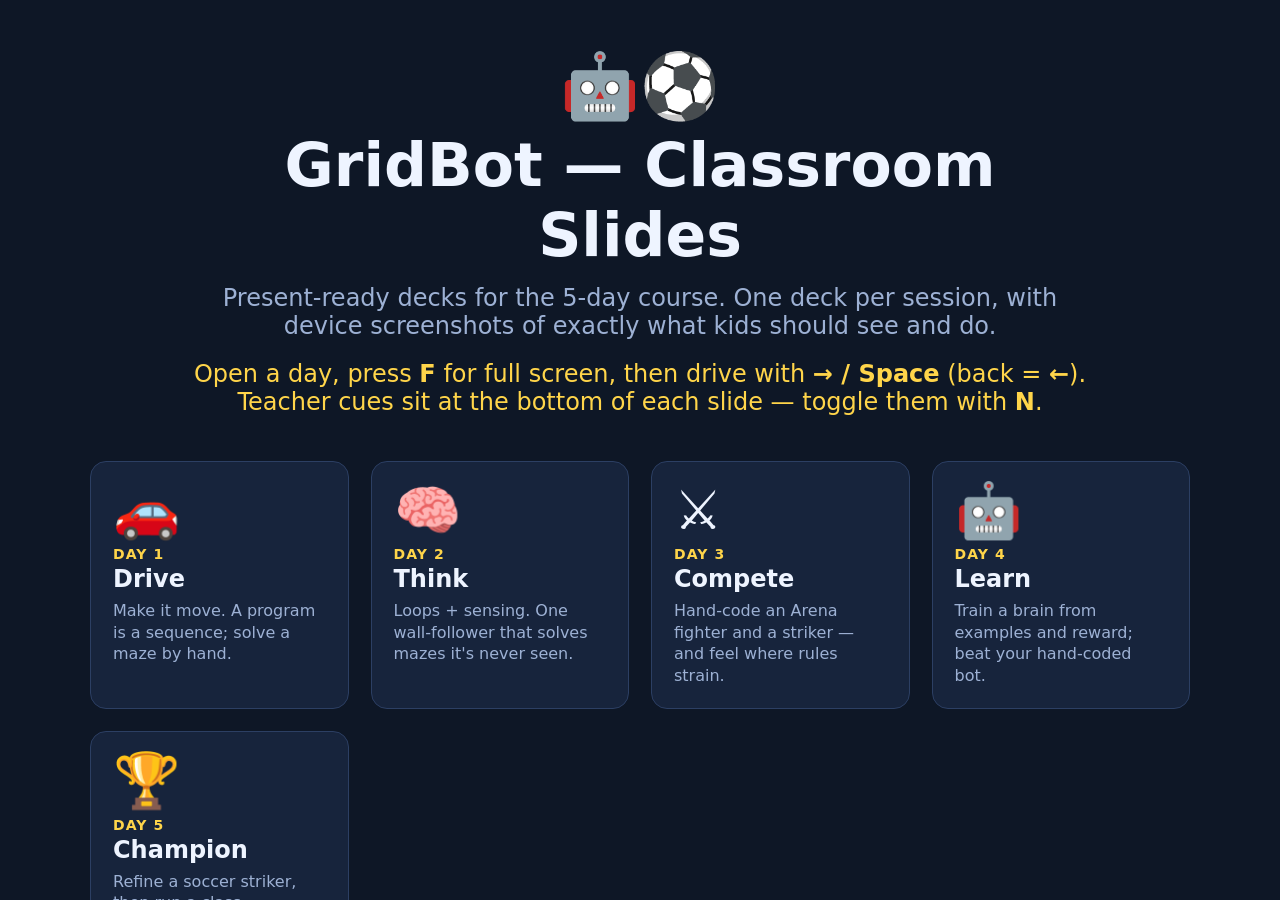
<file: docs/slides/index.html>
<!doctype html>
<html lang="en">
<head>
<meta charset="utf-8">
<meta name="viewport" content="width=device-width, initial-scale=1">
<title>GridBot — Classroom Slides</title>
<link rel="stylesheet" href="slides.css">
</head>
<body>
<div class="wrap">
  <div style="text-align:center;max-width:900px">
    <div style="font-size:64px;line-height:1">🤖⚽</div>
    <h1 style="font-size:clamp(30px,5vw,60px);margin:.2em 0 0;font-weight:900">GridBot — Classroom Slides</h1>
    <p class="sub" style="margin:.6em 0 0">Present-ready decks for the 5-day course. One deck per session,
      with device screenshots of exactly what kids should see and do.</p>
    <p class="sub" style="color:var(--accent);margin:.8em 0 0">
      Open a day, press <b>F</b> for full screen, then drive with <b>→ / Space</b> (back = <b>←</b>).
      Teacher cues sit at the bottom of each slide — toggle them with <b>N</b>.</p>
  </div>

  <div class="grid" style="margin-top:5vh">
    <a class="card" href="day1.html"><div class="e">🚗</div><div class="d">Day 1</div>
      <div class="ti">Drive</div><div class="ds">Make it move. A program is a sequence; solve a maze by hand.</div></a>
    <a class="card" href="day2.html"><div class="e">🧠</div><div class="d">Day 2</div>
      <div class="ti">Think</div><div class="ds">Loops + sensing. One wall-follower that solves mazes it's never seen.</div></a>
    <a class="card" href="day3.html"><div class="e">⚔️</div><div class="d">Day 3</div>
      <div class="ti">Compete</div><div class="ds">Hand-code an Arena fighter and a striker — and feel where rules strain.</div></a>
    <a class="card" href="day4.html"><div class="e">🤖</div><div class="d">Day 4</div>
      <div class="ti">Learn</div><div class="ds">Train a brain from examples and reward; beat your hand-coded bot.</div></a>
    <a class="card" href="day5.html"><div class="e">🏆</div><div class="d">Day 5</div>
      <div class="ti">Champion</div><div class="ds">Refine a soccer striker, then run a class tournament.</div></a>
  </div>

  <p class="sub" style="margin-top:5vh;text-align:center">
    Companion docs: <a class="home" style="position:static" href="../COURSE.md">The Complete Course</a> ·
    <a class="home" style="position:static" href="../CURRICULUM.md">5-Day Curriculum</a> ·
    <a class="home" style="position:static" href="../HANDBOOK.md">Handbook</a> ·
    <a class="home" style="position:static" href="../HAND-CODING-GUIDE.md">Hand-Coding Guide</a> ·
    <a class="home" style="position:static" href="../AI-CODING-GUIDE.md">AI Coding Guide</a>
  </p>
</div>
</body>
</html>
</file>
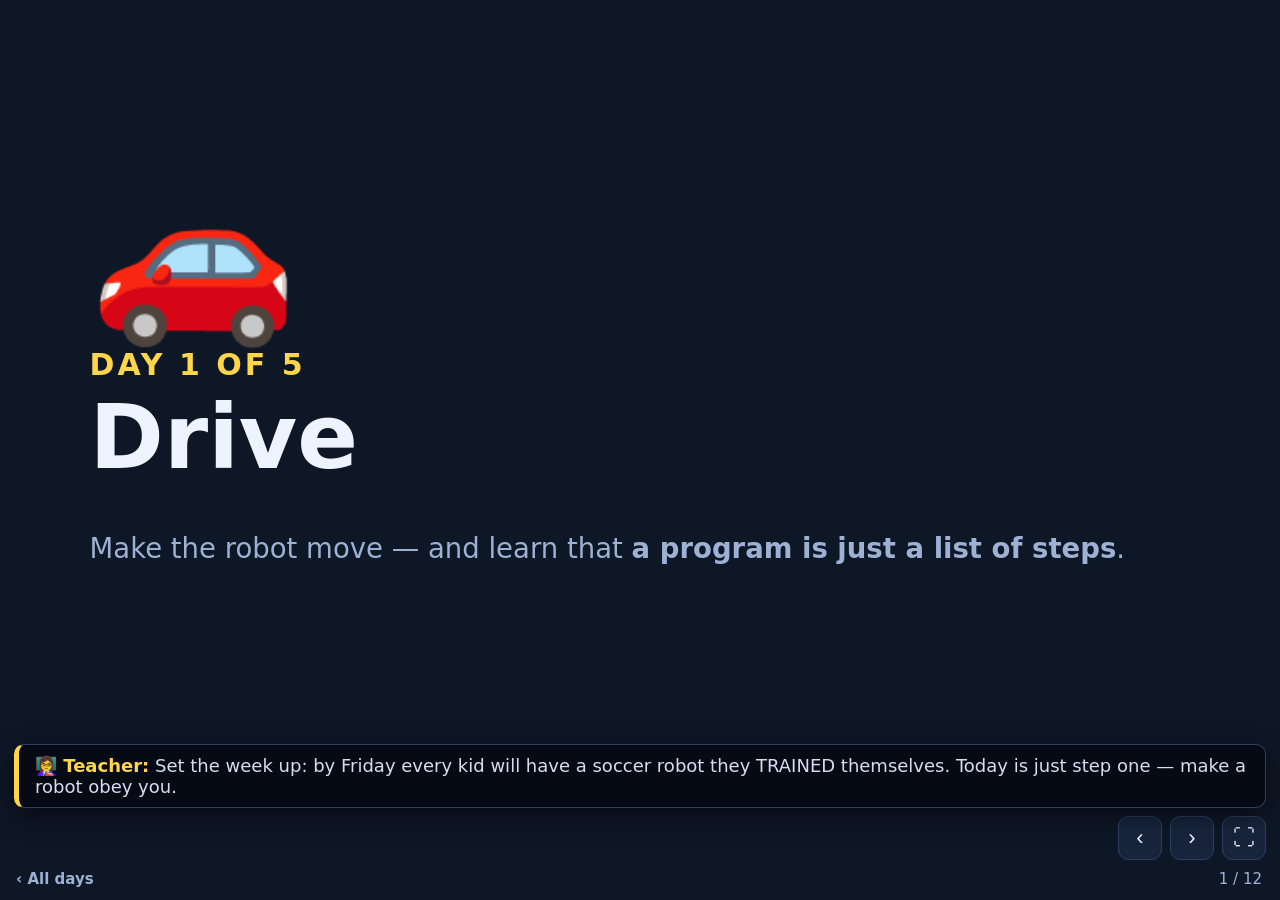
<file: docs/slides/day1.html>
<!doctype html>
<html lang="en">
<head>
<meta charset="utf-8">
<meta name="viewport" content="width=device-width, initial-scale=1">
<title>GridBot · Day 1 — Drive</title>
<link rel="stylesheet" href="slides.css">
</head>
<body>
<div id="prog"></div>
<div id="deck">

  <section class="slide title" data-note="Set the week up: by Friday every kid will have a soccer robot they TRAINED themselves. Today is just step one — make a robot obey you.">
    <div class="emoji">🚗</div>
    <div class="day">Day 1 of 5</div>
    <h1>Drive</h1>
    <p class="sub">Make the robot move — and learn that <b>a program is just a list of steps</b>.</p>
  </section>

  <section class="slide" data-note="Read these three out loud. Keep it concrete — today is hands-on-the-robot, not theory.">
    <p class="kicker">Today you will</p>
    <h2>Three missions</h2>
    <ul>
      <li>🎮 <b>Make a player</b> — your robot, your name.</li>
      <li>📝 <b>Write your first program</b> — forward, turn, forward.</li>
      <li>🧩 <b>Solve a maze by hand</b> — and learn to fix a mistake.</li>
    </ul>
    <p class="sub">Everything is on the little screen. No internet, no typing — you just drag blocks.</p>
  </section>

  <section class="slide" data-note="Each kid taps New Player so their stars and progress save. Profiles are local to the device; up to 6 per device.">
    <div class="cols">
      <div class="t">
        <p class="kicker">Step 1</p>
        <h2>Make a player</h2>
        <p>Tap <span class="pill go">New Player</span>, pick an avatar and a name. This saves <b>your</b> stars and levels.</p>
      </div>
      <div class="v"><figure class="shot"><img src="../img/profile-create.png" alt="Create a player"><figcaption>Home → New Player</figcaption></figure></div>
    </div>
  </section>

  <section class="slide" data-note="Optional but a great hook: drawing your own robot makes it THEIRS. Home → Customize → draw your bot opens the 16x16 pixel editor. It comes back on Day 5 in the tournament. Keep it short — a couple minutes.">
    <div class="cols">
      <div class="t">
        <p class="kicker">Make it yours 🎨</p>
        <h2>Draw your own robot</h2>
        <p><b>Home → Customize → draw your bot</b> opens the pixel editor — colour in your own 16×16 robot.</p>
        <p class="sub">Now it's <b>your</b> robot. (You'll field it in the Day 5 tournament!)</p>
      </div>
      <div class="v"><figure class="shot"><img src="../img/pixel-editor.png" alt="Pixel editor"><figcaption>Customize → draw your bot</figcaption></figure></div>
    </div>
  </section>

  <section class="slide" data-note="Go Learn → CodeLab → '1 · Move'. The lesson is a guaranteed win — let them tap Run and see the robot obey before the campaign.">
    <div class="cols">
      <div class="t">
        <p class="kicker">Step 2</p>
        <h2>Open the code lab</h2>
        <p><b>Home → Learn → CodeLab → “1 · Move.”</b></p>
        <p>You get two blocks today: <span class="pill blue">forward</span> <span class="pill blue">turn</span></p>
      </div>
      <div class="v"><figure class="shot"><img src="../img/codelab-lesson.png" alt="CodeLab Move lesson"><figcaption>CodeLab · “1 · Move”</figcaption></figure></div>
    </div>
  </section>

  <section class="slide" data-note="THE big idea of Day 1. Steps run top-to-bottom, in order. Point at each block as the robot does it.">
    <div class="cols top">
      <div class="t">
        <p class="kicker">The big idea</p>
        <h2>A program is a <span style="color:var(--accent)">sequence</span></h2>
        <p>The robot does your blocks <b>one at a time, from top to bottom</b>.</p>
        <div class="code">forward
forward
<span class="k">turn</span> right
forward</div>
      </div>
      <div class="v"><figure class="shot"><img src="../img/code-program.png" alt="A block program"><figcaption>Your program, in blocks</figcaption></figure></div>
    </div>
  </section>

  <section class="slide" data-note="Tap Run together and cheer the win. The robot following your exact steps is the magic moment of Day 1.">
    <div class="cols">
      <div class="t">
        <p class="kicker">Step 3</p>
        <h2>Tap <span style="color:var(--go)">Run</span> ▶</h2>
        <p>Watch the robot follow your steps to the battery. <b>You</b> told it how to get there!</p>
      </div>
      <div class="v"><figure class="shot"><img src="../img/win.png" alt="Level complete"><figcaption>You reached the goal 🔋</figcaption></figure></div>
    </div>
  </section>

  <section class="slide" data-note="This is the real skill: don't rewrite everything — read where it went wrong, change ONE block, run again. Model it out loud.">
    <div class="cols">
      <div class="t">
        <p class="kicker">Play levels 1–9</p>
        <h2>When it fails, fix <span style="color:var(--accent)">one</span> thing</h2>
        <ul>
          <li>👀 <b>Read</b> where it went wrong.</li>
          <li>🤔 <b>Guess</b> which block is the problem.</li>
          <li>🔧 <b>Change one block</b> and Run again.</li>
        </ul>
      </div>
      <div class="v"><figure class="shot"><img src="../img/fail.png" alt="A failed run"><figcaption>A miss is just data 🙂</figcaption></figure></div>
    </div>
  </section>

  <section class="slide" data-note="Jump unlocks at Level 6 with its own easy intro level. It's a command for a special situation — using it at the wrong time is itself a bug.">
    <div class="cols top">
      <div class="t">
        <p class="kicker">New power · Level 6</p>
        <h2>Jump 🦘</h2>
        <p>A <b>pit</b> blocks the way. <span class="pill pur">jump</span> hops <b>two tiles</b> and clears it.</p>
        <div class="code"><span class="k">if</span> pit { <span class="k">jump</span> }
forward</div>
        <p class="sub">A special command for a special situation.</p>
      </div>
      <div class="v"><figure class="shot"><img src="../img/maze-view.png" alt="Maze with a pit"><figcaption>Mind the pit!</figcaption></figure></div>
    </div>
  </section>

  <section class="slide" data-note="Have them physically act it out: two kids, 'forward then turn' vs 'turn then forward' — they end up facing different ways. Order is the whole lesson.">
    <p class="kicker">Why programmers are careful</p>
    <h2>Order matters</h2>
    <div class="cols">
      <div class="t"><div class="code">forward
<span class="k">turn</span> right</div><p class="sub">…ends up <b>here</b>.</p></div>
      <div class="t"><div class="code"><span class="k">turn</span> right
forward</div><p class="sub">…ends up <b>somewhere else!</b></p></div>
    </div>
    <p class="callout">Same two blocks — <b>different order, different robot.</b></p>
  </section>

  <section class="slide" data-note="Stars reward a cleaner solution, not just any solution. Coming back to win with fewer blocks is early code-golf — and great computational thinking.">
    <div class="cols">
      <div class="t">
        <p class="kicker">Going for gold</p>
        <h2>Beat it again — with fewer blocks ⭐⭐⭐</h2>
        <p>Won a level? Try to win it again using <b>fewer blocks</b> for 3 stars. Shorter is smarter.</p>
      </div>
      <div class="v"><figure class="shot"><img src="../img/badges.png" alt="Badges and stars"><figcaption>Earn stars and badges</figcaption></figure></div>
    </div>
  </section>

  <section class="slide" data-note="Checkpoint: can the kid plan a turn-by-turn path AND fix a wrong turn by changing one block? That read→change→test habit is what the whole course is built on.">
    <p class="kicker">You did it 🎉</p>
    <h2>Day 1 checkpoint</h2>
    <ul class="check">
      <li>I made a player and wrote a program.</li>
      <li>I planned a path through a maze.</li>
      <li>I fixed a wrong turn by changing <b>one</b> block.</li>
    </ul>
    <p class="callout">Next time → <b>🧠 Day 2: Think.</b> One program that solves mazes it has <b>never seen</b>.</p>
  </section>

</div>

<a class="home" href="index.html">‹ All days</a>
<div id="counter"></div>
<div class="ctrls">
  <button id="prev" aria-label="Previous">‹</button>
  <button id="next" aria-label="Next">›</button>
  <button id="fs" aria-label="Full screen">⛶</button>
</div>
<div id="note"></div>
<script src="slides.js"></script>
</body>
</html>
</file>
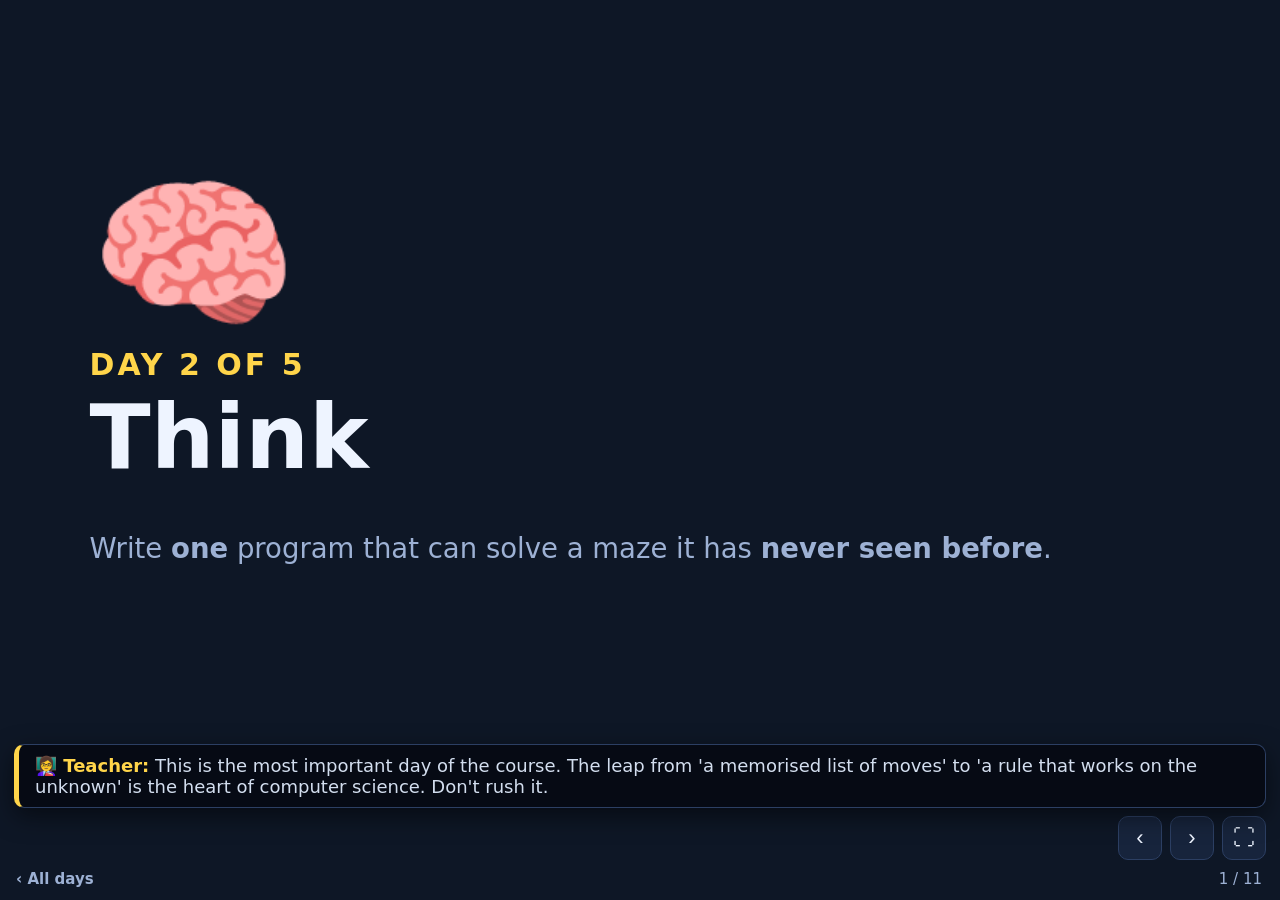
<file: docs/slides/day2.html>
<!doctype html>
<html lang="en">
<head>
<meta charset="utf-8">
<meta name="viewport" content="width=device-width, initial-scale=1">
<title>GridBot · Day 2 — Think</title>
<link rel="stylesheet" href="slides.css">
</head>
<body>
<div id="prog"></div>
<div id="deck">

  <section class="slide title" data-note="This is the most important day of the course. The leap from 'a memorised list of moves' to 'a rule that works on the unknown' is the heart of computer science. Don't rush it.">
    <div class="emoji">🧠</div>
    <div class="day">Day 2 of 5</div>
    <h1>Think</h1>
    <p class="sub">Write <b>one</b> program that can solve a maze it has <b>never seen before</b>.</p>
  </section>

  <section class="slide" data-note="Two new tools today — loops and sensing — combine into the magic: an algorithm.">
    <p class="kicker">Today you will</p>
    <h2>Level up your brain</h2>
    <ul>
      <li>🔁 <b>Loops</b> — do steps again and again without copy-paste.</li>
      <li>👀 <b>Sensing</b> — the robot reacts to what it sees.</li>
      <li>✨ Build a <b>wall-follower</b> that solves <b>any</b> maze.</li>
    </ul>
  </section>

  <section class="slide" data-note="Loops unlock at Level 10. Ask 'how many forwards is this without the loop?' The win is efficiency AND readability, not just less typing.">
    <div class="cols top">
      <div class="t">
        <p class="kicker">New power · Level 10</p>
        <h2>Repeat 🔁</h2>
        <p>Instead of five blocks…</p>
        <div class="code">forward
forward
forward
forward
forward</div>
        <p>…use <b>one</b> loop:</p>
        <div class="code"><span class="k">repeat</span> 5 { forward }</div>
      </div>
      <div class="v"><figure class="shot"><img src="../img/codelab-lesson.png" alt="Repeat lesson"><figcaption>CodeLab · “3 · Repeat”</figcaption></figure></div>
    </div>
  </section>

  <section class="slide" data-note="Sensing unlocks at Level 15 — and opens the Arena (Day 3). 'if' reacts once; 'until' keeps going until true. Tap the keyword chip to switch.">
    <p class="kicker">New power · Level 15</p>
    <h2>Sense — the robot <span style="color:var(--accent)">reacts</span></h2>
    <div class="cols">
      <div class="t">
        <p>Now the robot can make a decision from what it senses:</p>
        <p><span class="pill">if wall</span> <span class="pill">if pit</span> <span class="pill">until goal</span></p>
        <p class="sub"><b>if</b> = react once. <b>until</b> = keep going until it's true.</p>
      </div>
      <div class="v"><figure class="shot sm"><img src="../img/code-view.png" alt="Sensing blocks"><figcaption>if / until blocks</figcaption></figure></div>
    </div>
  </section>

  <section class="slide" data-note="The trick every maze-solver knows: keep one hand on a wall and walk — you always find the exit. Always turn the SAME way.">
    <div class="cols top">
      <div class="t">
        <p class="kicker">Build this</p>
        <h2>The wall-follower</h2>
        <div class="code"><span class="k">repeat until</span> goal {
    <span class="k">if</span> wall { <span class="k">turn</span> left }
    forward
}</div>
        <p class="sub">“If there's a wall ahead, turn the same way; otherwise step forward.”</p>
      </div>
      <div class="v"><figure class="shot"><img src="../img/hc-maze-2.png" alt="Wall-follower in the editor"><figcaption>In the real editor</figcaption></figure></div>
    </div>
  </section>

  <section class="slide" data-note="THE aha moment. Run the SAME program on three different mazes without changing a block. It solves all three. Let the kids be amazed before you explain why.">
    <div class="cols">
      <div class="t">
        <p class="kicker">The magic ✨</p>
        <h2>Same program. Mazes it's never seen.</h2>
        <p>Don't change a single block — run it on a <b>brand-new maze</b>. It still solves it!</p>
        <p class="callout">Why? Because it's a <b>rule</b>, not a memorised path.</p>
      </div>
      <div class="v"><figure class="shot"><img src="../img/multi-maze.png" alt="One program, many mazes"><figcaption>One rule → many mazes</figcaption></figure></div>
    </div>
  </section>

  <section class="slide" data-note="Add one rule and it becomes a complete general maze robot in 3 rules. The program is now taller than the pane — show them the scrollbar.">
    <div class="cols top">
      <div class="t">
        <p class="kicker">Add one rule</p>
        <h2>Handle pits too</h2>
        <div class="code"><span class="k">repeat until</span> goal {
    <span class="k">if</span> wall { <span class="k">turn</span> left }
    <span class="k">if</span> pit  { <span class="k">jump</span> }
    forward
}</div>
        <p class="sub">A complete, general maze robot in <b>3 rules</b>.</p>
      </div>
      <div class="v"><figure class="shots">
        <figure class="shot sm"><img src="../img/hc-maze-3-1.png" alt="top"><figcaption>top</figcaption></figure>
        <figure class="shot sm"><img src="../img/hc-maze-3-2.png" alt="scrolled"><figcaption>scroll ↓</figcaption></figure>
      </figure></div>
    </div>
  </section>

  <section class="slide" data-note="The receipts — measured on the real engine. The 3-rule RULE solves 8x more unseen mazes than a brain that memorised one maze. This is the #1 thing to feel before doing AI.">
    <p class="kicker">We measured it — 16 mazes it had never seen</p>
    <h2>A rule beats a memoriser</h2>
    <table>
      <tr><th>Robot</th><th>Solved (unseen mazes)</th></tr>
      <tr><td>Wall-follower <b>+ jump</b> (3 rules)</td><td><b style="color:var(--go)">8 / 16</b></td></tr>
      <tr><td>Plain wall-follower (no pit rule)</td><td>5 / 16</td></tr>
      <tr><td>A brain trained on <b>one</b> maze</td><td><b style="color:var(--bad)">1 / 16</b></td></tr>
    </table>
    <p class="sub">The brain <b>memorised</b> its one maze and gets lost everywhere else. <i>(We'll fix that on Day 4 — train it on lots of mazes.)</i></p>
  </section>

  <section class="slide" data-note="Functions unlock at Level 20 — abstraction. Name a group of steps, reuse it; the program gets shorter AND clearer. Light touch is fine today.">
    <div class="cols">
      <div class="t">
        <p class="kicker">New power · Level 20</p>
        <h2>Functions — name &amp; reuse</h2>
        <p>Bundle steps under a name and call it whenever you need it. Your program gets <b>shorter and clearer</b>.</p>
      </div>
      <div class="v"><figure class="shot sm"><img src="../img/codelab.png" alt="CodeLab menu"><figcaption>CodeLab · “5 · Functions”</figcaption></figure></div>
    </div>
  </section>

  <section class="slide" data-note="The exit-ticket question. If they can explain WHY the wall-follower generalises, they got the most important idea in the course.">
    <p class="kicker">Big question 💭</p>
    <h2>“Could this program solve a maze you've <span style="color:var(--accent)">never opened</span>? Why?”</h2>
    <p class="sub">Say it back in your own words. That “why” is the whole idea of an <b>algorithm</b>.</p>
  </section>

  <section class="slide" data-note="Checkpoint: the kid can explain why the wall-follower generalises. This is the curriculum's hinge — if they get this, the rest clicks.">
    <p class="kicker">You did it 🎉</p>
    <h2>Day 2 checkpoint</h2>
    <ul class="check">
      <li>I replaced copy-paste with a loop.</li>
      <li>I built a wall-follower with sensing.</li>
      <li>I can explain <b>why</b> it solves mazes it's never seen.</li>
    </ul>
    <p class="callout">Next time → <b>⚔️ Day 3: Compete.</b> Hand-code a fighter and a striker in the Arena.</p>
  </section>

</div>

<a class="home" href="index.html">‹ All days</a>
<div id="counter"></div>
<div class="ctrls">
  <button id="prev" aria-label="Previous">‹</button>
  <button id="next" aria-label="Next">›</button>
  <button id="fs" aria-label="Full screen">⛶</button>
</div>
<div id="note"></div>
<script src="slides.js"></script>
</body>
</html>
</file>
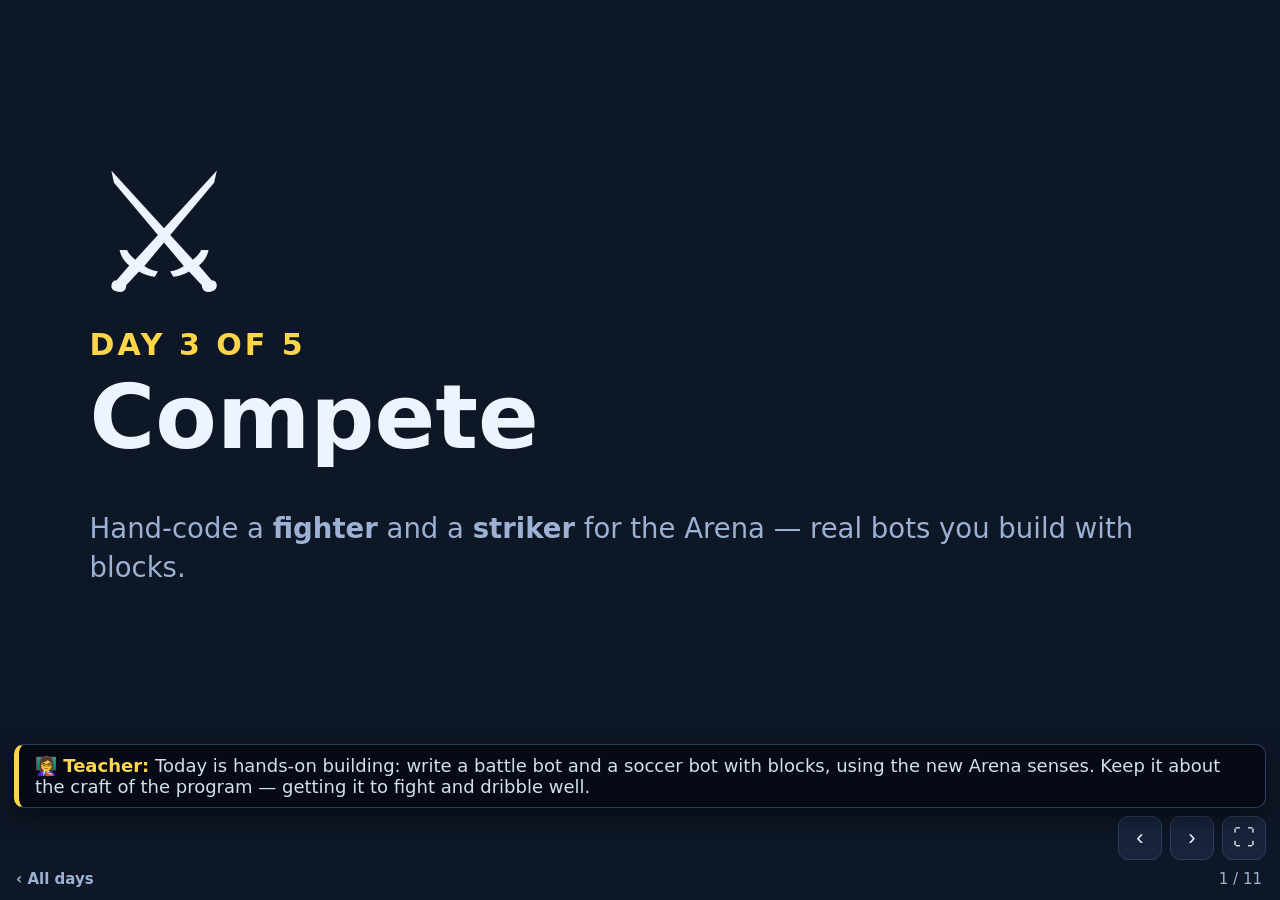
<file: docs/slides/day3.html>
<!doctype html>
<html lang="en">
<head>
<meta charset="utf-8">
<meta name="viewport" content="width=device-width, initial-scale=1">
<title>GridBot · Day 3 — Compete</title>
<link rel="stylesheet" href="slides.css">
</head>
<body>
<div id="prog"></div>
<div id="deck">

  <section class="slide title" data-note="Today is hands-on building: write a battle bot and a soccer bot with blocks, using the new Arena senses. Keep it about the craft of the program — getting it to fight and dribble well.">
    <div class="emoji">⚔️</div>
    <div class="day">Day 3 of 5</div>
    <h1>Compete</h1>
    <p class="sub">Hand-code a <b>fighter</b> and a <b>striker</b> for the Arena — real bots you build with blocks.</p>
  </section>

  <section class="slide" data-note="The Arena unlocked at Level 15. Three games; today we build for Battle and Soccer.">
    <div class="cols">
      <div class="t">
        <p class="kicker">Today you will</p>
        <h2>Build two Arena bots</h2>
        <ul>
          <li>🤖 Hand-code a <b>battle</b> bot and beat the computer.</li>
          <li>⚽ Hand-code a <b>soccer</b> bot that dribbles and scores.</li>
          <li>🏆 Make <b>yours</b> smarter than a friend's to win.</li>
        </ul>
      </div>
      <div class="v"><figure class="shot"><img src="../img/arena-menu.png" alt="Arena menu"><figcaption>Home → Arena</figcaption></figure></div>
    </div>
  </section>

  <section class="slide" data-note="New senses for the Arena games. Note the gap: the Maze has NO 'goal is that way' sense — only 'am I on it'. That gap is why soccer is so much harder to hand-code.">
    <p class="kicker">New senses</p>
    <h2>The robot can feel more now</h2>
    <p><span class="pill bad">foe ^</span> <span class="pill bad">foe &lt;</span> <span class="pill bad">foe &gt;</span> <span class="pill bad">foe near</span> — the rival</p>
    <p><span class="pill go">ball ^</span> <span class="pill go">ball &lt;</span> <span class="pill go">ball &gt;</span> — the ball (soccer)</p>
    <p><span class="pill blue">net &lt;</span> <span class="pill blue">net &gt;</span> — the goal you shoot at (soccer)</p>
    <p class="sub">Join two senses with <b>&amp;</b> (and) or <b>|</b> (or).</p>
  </section>

  <section class="slide" data-note="A great fighter is a PRIORITY LIST. The editor checks ifs top-to-bottom and does the first true one. Order = priority. Read it as one sentence.">
    <div class="cols top">
      <div class="t">
        <p class="kicker">Battle (Sumo)</p>
        <h2>Build the hunter 🤖</h2>
        <div class="code"><span class="k">repeat until</span> goal {
  <span class="k">if</span> foe ^ { zap }
  <span class="k">if</span> pit  { <span class="k">turn</span> right }
  <span class="k">if</span> foe &gt; { <span class="k">turn</span> right }
  <span class="k">if</span> foe &lt; { <span class="k">turn</span> left }
  <span class="k">if</span> wall { <span class="k">turn</span> right }
  forward
}</div>
      </div>
      <div class="v"><figure class="shots">
        <figure class="shot sm"><img src="../img/hc-battle-1.png" alt="top"><figcaption>top</figcaption></figure>
        <figure class="shot sm"><img src="../img/hc-battle-2.png" alt="middle"><figcaption>middle ↓</figcaption></figure>
      </figure></div>
    </div>
  </section>

  <section class="slide" data-note="Key mechanic to teach: a zap only shoves a foe in the tile DIRECTLY ahead. So facing the foe (the foe-left/foe-right turn rules) is what makes the zap land. 'foe near' alone wouldn't help a zap connect.">
    <div class="cols">
      <div class="t">
        <p class="kicker">Battle · try it</p>
        <h2>Beat the computer 🏆</h2>
        <p>Fight <b>vs Computer</b> and win — your hunter turns to face the rival, then shoves it toward the edge.</p>
        <p class="callout">A <b>zap only hits the foe in the tile right in front of you</b> — so the <b>turn-to-face</b> rules are what make it land. Lining up the shot is the whole skill.</p>
      </div>
      <div class="v"><figure class="shot"><img src="../img/battle.gif" alt="Battle"><figcaption>turn to face, then zap</figcaption></figure></div>
    </div>
  </section>

  <section class="slide" data-note="Order is the lesson. Have a kid move 'forward' to the top of the list and watch the bot charge before it aims — it gets much worse. Then put it back.">
    <div class="cols">
      <div class="t">
        <p class="kicker">Battle · the big lesson</p>
        <h2>Order = priority</h2>
        <p>The editor does the <b>first rule that's true</b>, top to bottom.</p>
        <p>Move <span class="pill">forward</span> to the <b>top</b> of your list → it charges before it aims, and turns dumb. Put it back. <b>Why did the order change the whole bot?</b></p>
      </div>
      <div class="v"><figure class="shot sm"><img src="../img/hc-battle-3.png" alt="hunter bottom"><figcaption>…forward goes last</figcaption></figure></div>
    </div>
  </section>

  <section class="slide" data-note="Soccer is the hard one to build. You must get BEHIND the ball (far side from the net) so a shove sends it toward the opponent's goal. You can't own-goal -- a wrong-way shove auto-turns you around -- but you still must get behind it to score. Use the net sense to circle behind.">
    <div class="cols top">
      <div class="t">
        <p class="kicker">Soccer</p>
        <h2>Build the dribbler ⚽</h2>
        <div class="code"><span class="k">repeat until</span> goal {
  <span class="k">if</span> ball ^ {
    <span class="k">if</span> net &lt; { <span class="k">turn</span> right }
    <span class="k">if</span> net &gt; { <span class="k">turn</span> left }
  }
  <span class="k">if</span> ball &lt; { <span class="k">turn</span> left }
  <span class="k">if</span> ball &gt; { <span class="k">turn</span> right }
  forward
}</div>
      </div>
      <div class="v"><figure class="shots">
        <figure class="shot sm"><img src="../img/hc-soccer-2-1.png" alt="top"><figcaption>top</figcaption></figure>
        <figure class="shot sm"><img src="../img/hc-soccer-2-2.png" alt="scrolled"><figcaption>scroll ↓</figcaption></figure>
      </figure></div>
    </div>
  </section>

  <section class="slide" data-note="The zap-swap: you and the ball trade places AND you spin 180, so the ball lands directly in front of you pointing back the way you came. One forward then drives it the other direction -- turn the ball around and take it.">
    <div class="cols">
      <div class="t">
        <p class="kicker">⚽ Pro move</p>
        <h2>The <span style="color:var(--accent)">zap</span>-swap</h2>
        <p>Heading the <b>wrong way</b> with the ball? Face it and <b>zap</b> — you and the ball <b>trade places and you spin 180°</b>, so it's right in front of you again. One <b>forward</b> drives it back the other way.</p>
        <p class="sub">Two moves instead of slowly circling around.</p>
      </div>
      <div class="v"><figure class="shot"><img src="../img/zappy.gif" alt="Zap-swap"><figcaption>zap → trade places &amp; turn</figcaption></figure></div>
    </div>
  </section>

  <section class="slide" data-note="The honest 'this is the hard one' beat — kept about the CRAFT, not AI. Soccer is tricky because you must get behind the ball to score; a stray push just turns you around (you can't own-goal) but it wastes time. No AI here; that's Day 4.">
    <div class="cols">
      <div class="t">
        <p class="kicker">Soccer</p>
        <h2>The tricky one ⚽</h2>
        <p>Your dribbler <b>plays</b> — but scoring cleanly is hard. You have to get <b>behind</b> the ball <i>every time</i> to send it at <b>their</b> net (a wrong-way push just turns you around — no own-goals — but wastes time).</p>
        <p class="sub">Getting that exactly right is a real puzzle — keep tuning your rules.</p>
      </div>
      <div class="v"><figure class="shot"><img src="../img/soccer.gif" alt="Soccer"><figcaption>get behind it, then push</figcaption></figure></div>
    </div>
  </section>

  <section class="slide" data-note="Multiplayer tie-in: two identical bots DRAW. The way to win a class match is to make yours a little smarter. Note the Battle tweak is about LINING UP the zap (turn rules / order), since a zap only hits the tile dead-ahead.">
    <p class="kicker">Your turn — break the tie</p>
    <h2>Make <span style="color:var(--accent)">your</span> bot smarter</h2>
    <ul>
      <li>🧩 Maze: swap <span class="pill">turn left</span> → <span class="pill">turn right</span> and race them — one hand is often the shorter way out.</li>
      <li>🤖 Battle: your zap only hits the tile <b>dead-ahead</b> — so experiment with the <b>turn rules &amp; their order</b> to face the foe faster.</li>
      <li>⚽ Soccer: find <b>one</b> change that beats a mirror-image bot. <span class="sub">(A real, open puzzle — beat it and you out-coded the grown-ups!)</span></li>
    </ul>
    <p class="sub">Two <b>identical</b> bots always draw. Smarter wins.</p>
  </section>

  <section class="slide" data-note="Checkpoint: a working hand-coded battle bot AND a working soccer bot, plus the feel that soccer is genuinely tricky to perfect. Keep the next-day hook light — no AI claims here.">
    <p class="kicker">You did it 🎉</p>
    <h2>Day 3 checkpoint</h2>
    <ul class="check">
      <li>My battle hunter beats the computer.</li>
      <li>My soccer bot dribbles and scores.</li>
      <li>I can explain why getting <b>behind the ball</b> matters.</li>
    </ul>
    <p class="callout">Soccer was tricky to perfect with rules — hold that thought. Next time → <b>🤖 Day 4: Learn.</b></p>
  </section>

</div>

<a class="home" href="index.html">‹ All days</a>
<div id="counter"></div>
<div class="ctrls">
  <button id="prev" aria-label="Previous">‹</button>
  <button id="next" aria-label="Next">›</button>
  <button id="fs" aria-label="Full screen">⛶</button>
</div>
<div id="note"></div>
<script src="slides.js"></script>
</body>
</html>
</file>
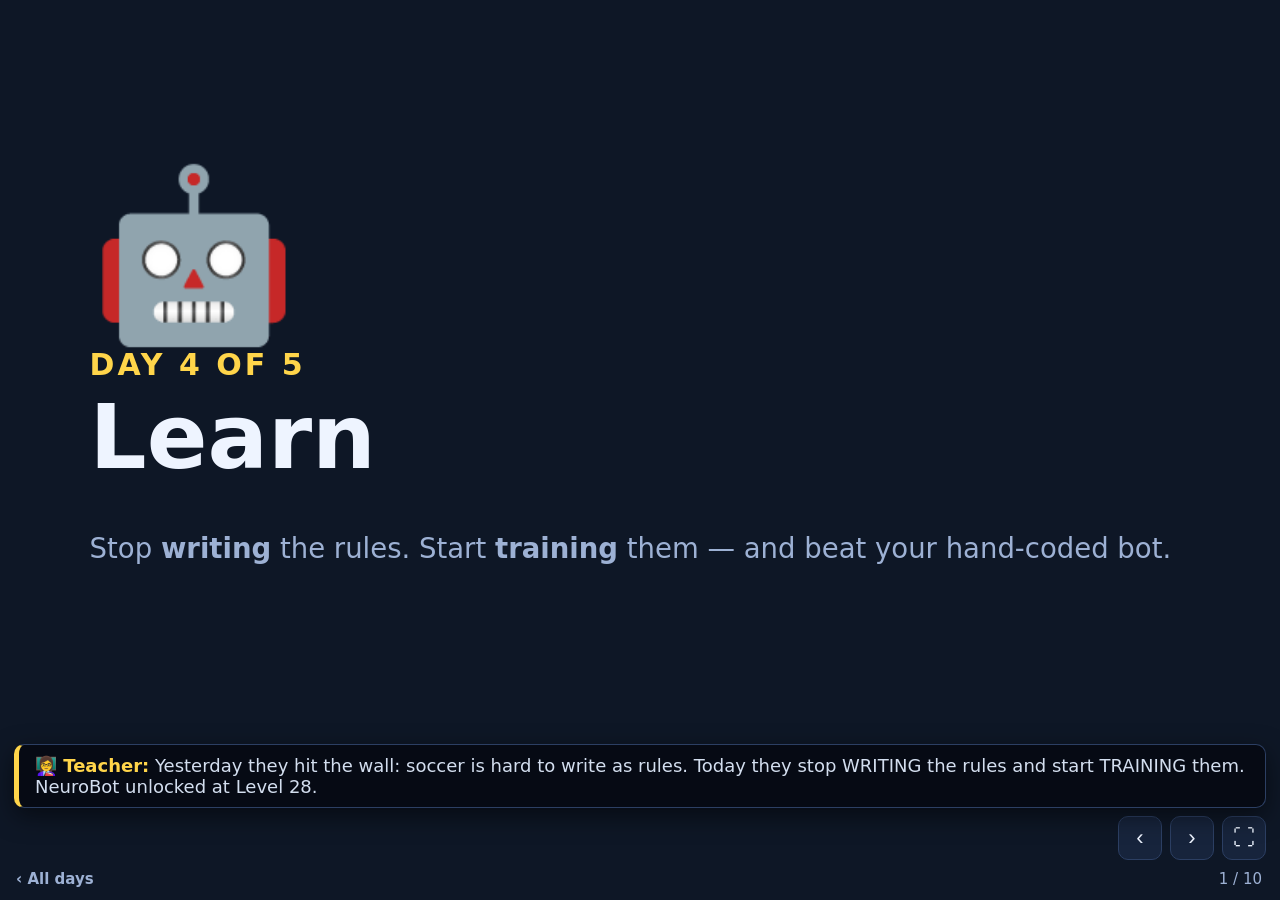
<file: docs/slides/day4.html>
<!doctype html>
<html lang="en">
<head>
<meta charset="utf-8">
<meta name="viewport" content="width=device-width, initial-scale=1">
<title>GridBot · Day 4 — Learn</title>
<link rel="stylesheet" href="slides.css">
</head>
<body>
<div id="prog"></div>
<div id="deck">

  <section class="slide title" data-note="Yesterday they hit the wall: soccer is hard to write as rules. Today they stop WRITING the rules and start TRAINING them. NeuroBot unlocked at Level 28.">
    <div class="emoji">🤖</div>
    <div class="day">Day 4 of 5</div>
    <h1>Learn</h1>
    <p class="sub">Stop <b>writing</b> the rules. Start <b>training</b> them — and beat your hand-coded bot.</p>
  </section>

  <section class="slide" data-note="The core mental model. Same little brain for every game — 10 senses in, 8 hidden, 5 actions out. Only the objective and reward change.">
    <div class="cols">
      <div class="t">
        <p class="kicker">Meet the brain</p>
        <h2>One tiny brain, many jobs</h2>
        <p><span class="big" style="font-size:clamp(28px,5vw,64px)">10 → 8 → 5</span></p>
        <p>10 <b>senses</b> in → 8 <b>hidden</b> thinkers → 5 <b>actions</b> out. The <b>same</b> brain solves mazes, fights, and plays soccer.</p>
      </div>
      <div class="v"><figure class="shot"><img src="../img/robot-brain.png" alt="The robot brain"><figcaption>10 → 8 → 5</figcaption></figure></div>
    </div>
  </section>

  <section class="slide" data-note="Run the One-neuron lesson together. The punchline: nobody TOLD it the rule. It figured it out from examples by nudging its weights until the loss hit zero.">
    <div class="cols">
      <div class="t">
        <p class="kicker">Watch it learn</p>
        <h2>Nobody told it the rule</h2>
        <p>In <b>NeuroLab → One neuron</b>: it guesses, sees how wrong it is (the <b>loss</b>), and nudges its <b>weights</b> — over and over — until it says <b>“learned!”</b></p>
        <p class="sub">It learned from <b>examples</b>, not from a rule someone wrote.</p>
      </div>
      <div class="v"><figure class="shot"><img src="../img/neuron-lesson.png" alt="One neuron lesson"><figcaption>NeuroLab · One neuron</figcaption></figure></div>
    </div>
  </section>

  <section class="slide" data-note="Perception: the honest catch. We HAND the brain clean numbers. A real robot needs a camera to produce 'wall ahead = 1' — that's the hard 90% of a self-driving car.">
    <p class="kicker">Where senses come from</p>
    <h2>Perception 👀</h2>
    <p>The tiles right next to the robot become the 10 numbers the brain reads — “wall ahead = 1,” “ball to my right,” and so on.</p>
    <p class="callout">In real life, <b>who tells the robot “wall ahead”?</b> A <b>camera</b> does — and turning pixels into “wall ahead = 1” is the <b>hardest part</b> of a real robot (the hard 90% of a self-driving car).</p>
  </section>

  <section class="slide" data-note="THE meaty slide. Three ways to train the same brain. Teach this table before anyone touches a knob — Day 5 is all about combining them well. Deep dive with screenshots + measured results: the AI Coding Guide (docs/AI-CODING-GUIDE.md).">
    <p class="kicker">Three ways to train one brain</p>
    <h2>Know your trainers</h2>
    <table>
      <tr><th>Trainer</th><th>What it is</th><th>Watch out</th></tr>
      <tr><td><b style="color:var(--go)">Teach</b></td><td>copy an <b>expert</b> (imitation)</td><td>sharp in seconds; can't out-think a foe</td></tr>
      <tr><td><b style="color:var(--blue)">Q-Learn</b></td><td><b>reward</b> what works (“did it score?”)</td><td>no teacher; but a bad reward misleads it</td></tr>
      <tr><td><b style="color:var(--purple)">Evolve</b></td><td>best brains <b>breed + mutate</b></td><td>adapts to a foe; slow + overfits from scratch</td></tr>
    </table>
    <p class="sub">All three <b>build on the brain you already have</b> — Teach first, then sharpen. Only <b>“Fresh”</b> wipes it.</p>
  </section>

  <section class="slide" data-note="Lab time, all soccer. In the SOCCER trainer, Teach is instant gratification — a couple seconds and the brain dribbles ('taught wins!'). Spar it up the ladder Bolt→Coil→Spin→Vex→Ace and SAVE it as your player.">
    <div class="cols">
      <div class="t">
        <p class="kicker">Lab · train your first player</p>
        <h2>Teach a soccer player ⚽</h2>
        <ol>
          <li><b>Arena → Train a fighter → Soccer.</b></li>
          <li>Tap <span class="pill go">Teach</span> — in seconds the brain is dribbling (it says <b>“taught wins!”</b>).</li>
          <li>Spar up the ladder, then <b>Save</b> your player.</li>
        </ol>
      </div>
      <div class="v"><figure class="shot"><img src="../img/soccer-brain.png" alt="Train a soccer bot"><figcaption>Train a soccer bot · Teach</figcaption></figure></div>
    </div>
  </section>

  <section class="slide" data-note="One multi-seed run (72 games each). Copying an expert (Teach) won ~20%; evolving from random noise won only 0% in the same time. If a good expert exists, imitate it FIRST. (Deterministic host eval, directional not a confidence interval.)">
    <p class="kicker">We measured it over many seeds</p>
    <h2>A head start beats a blank page</h2>
    <div class="cols">
      <div class="t"><div class="callout"><b style="color:var(--go)">Teach</b> (copy the expert)<br>→ won <b>~20%</b> 👍</div></div>
      <div class="t"><div class="callout"><b style="color:var(--purple)">Evolve from noise</b><br>→ won only <b style="color:var(--bad)">0%</b> 👎</div></div>
    </div>
    <p class="sub">If a good <b>expert</b> exists, copy it first — <i>then</i> sharpen. Don't evolve from nothing.</p>
  </section>

  <section class="slide" data-note="The payoff moment: field the trained brain against yesterday's hand-coded dribbler. The brain's finishing finesse is the thing blocks couldn't write down.">
    <div class="cols">
      <div class="t">
        <p class="kicker">Code vs brain</p>
        <h2>Rematch your hand-coded bot</h2>
        <p>Field your <b>trained</b> striker against <b>yesterday's hand-coded</b> one. The brain aims at the open corner and finds the exact spot to stand — finesse you couldn't write as blocks.</p>
        <p class="callout">That gap is the whole reason <b>machine learning exists</b>.</p>
      </div>
      <div class="v"><figure class="shot"><img src="../img/soccer.gif" alt="Soccer match"><figcaption>dribble it into the net</figcaption></figure></div>
    </div>
  </section>

  <section class="slide" data-note="The 'one brain, many jobs' point. Brain Cam shows the identical 10-8-5 network — only the senses are relabelled for soccer, and the 5th output becomes the ball-swap.">
    <div class="cols">
      <div class="t">
        <p class="kicker">Same brain, re-sensed</p>
        <h2>Maze → fight → soccer</h2>
        <p>It's the <b>identical</b> network shape. Only what it <b>senses as the goal</b> and how it's <b>rewarded</b> changes.</p>
      </div>
      <div class="v"><figure class="shot"><img src="../img/brain-cam.png" alt="Brain Cam"><figcaption>watch a live brain think</figcaption></figure></div>
    </div>
  </section>

  <section class="slide" data-note="Checkpoint: a trained brain that out-plays the hand-coded bot, SAVED — and the kid can name the three trainers and what each is good at.">
    <p class="kicker">You did it 🎉</p>
    <h2>Day 4 checkpoint</h2>
    <ul class="check">
      <li>I watched a neuron learn from examples.</li>
      <li>I trained and <b>saved</b> a soccer brain.</li>
      <li>I can name <b>Teach, Q-Learn, Evolve</b> and what each is for.</li>
    </ul>
    <p class="callout">Next time → <b>🏆 Day 5: Champion.</b> Sharpen a real striker and run a tournament.</p>
  </section>

</div>

<a class="home" href="index.html">‹ All days</a>
<div id="counter"></div>
<div class="ctrls">
  <button id="prev" aria-label="Previous">‹</button>
  <button id="next" aria-label="Next">›</button>
  <button id="fs" aria-label="Full screen">⛶</button>
</div>
<div id="note"></div>
<script src="slides.js"></script>
</body>
</html>
</file>
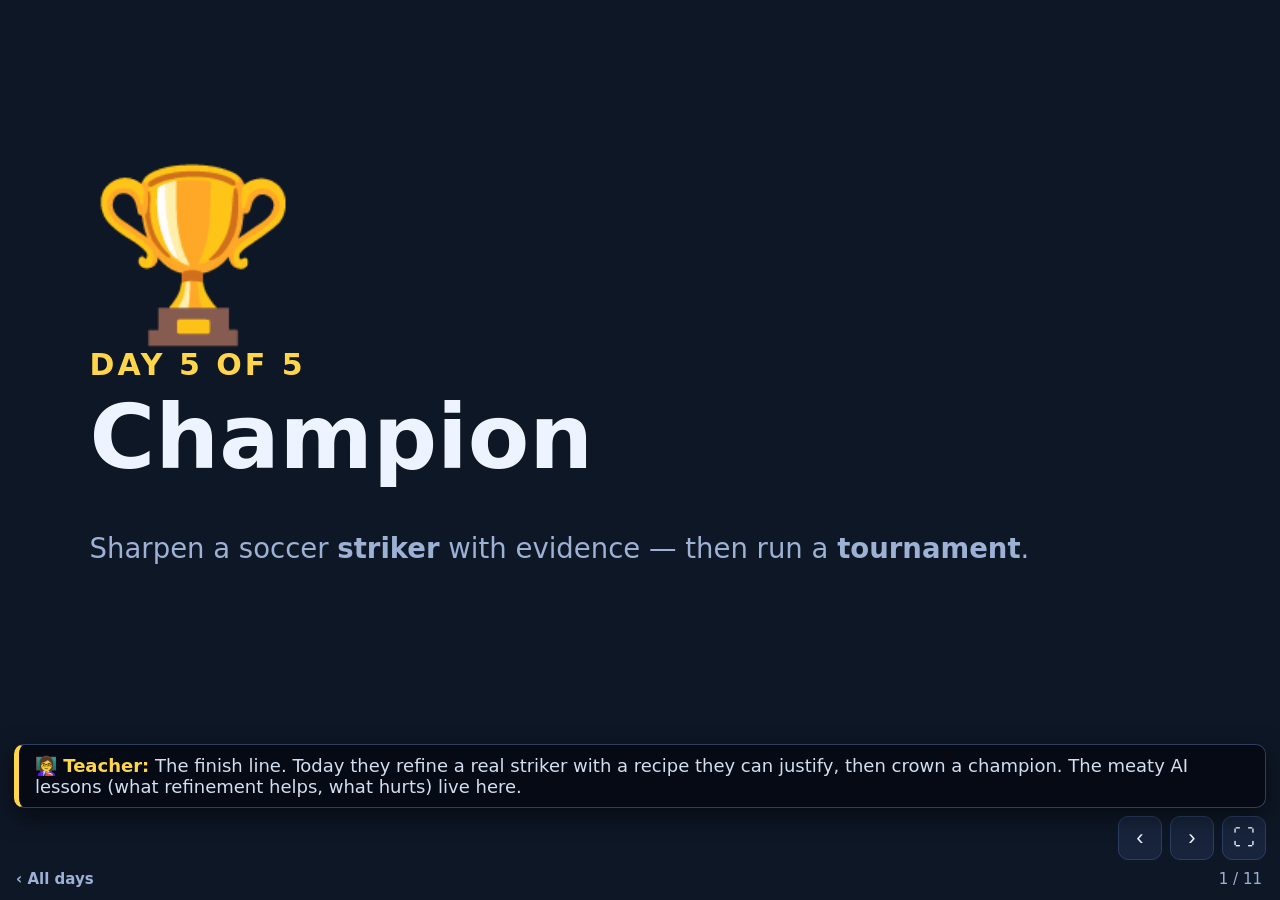
<file: docs/slides/day5.html>
<!doctype html>
<html lang="en">
<head>
<meta charset="utf-8">
<meta name="viewport" content="width=device-width, initial-scale=1">
<title>GridBot · Day 5 — Champion</title>
<link rel="stylesheet" href="slides.css">
</head>
<body>
<div id="prog"></div>
<div id="deck">

  <section class="slide title" data-note="The finish line. Today they refine a real striker with a recipe they can justify, then crown a champion. The meaty AI lessons (what refinement helps, what hurts) live here.">
    <div class="emoji">🏆</div>
    <div class="day">Day 5 of 5</div>
    <h1>Champion</h1>
    <p class="sub">Sharpen a soccer <b>striker</b> with evidence — then run a <b>tournament</b>.</p>
  </section>

  <section class="slide" data-note="The superpower that makes today science: the Arena is deterministic. Same start → same result. So a rematch is an EXACT test of whether your change helped — not luck.">
    <div class="cols">
      <div class="t">
        <p class="kicker">Today's superpower</p>
        <h2>Rematches are <span style="color:var(--accent)">science</span></h2>
        <p>The Arena is <b>deterministic</b>: same start → same result, every time. So when you change your brain and <b>rematch</b>, any improvement is <b>real, not luck</b>.</p>
        <p class="sub">Train → save → rematch → keep what helped. That's the loop.</p>
      </div>
      <div class="v"><figure class="shot"><img src="../img/soccer.gif" alt="A deterministic match"><figcaption>replay it — identical</figcaption></figure></div>
    </div>
  </section>

  <section class="slide" data-note="The recipe bake-off — one multi-seed run, 72 games per recipe. Teach (imitate an expert) wins ~20% and clearly beats evolving from random noise (0%). Imitate first. Directional host eval, not a confidence interval.">
    <p class="kicker">Which recipe wins? (one run, 72 games each)</p>
    <h2>Imitate an expert <span style="color:var(--accent)">first</span> 🏆</h2>
    <table>
      <tr><th>Recipe</th><th>Win-rate</th></tr>
      <tr><td><b style="color:var(--go)">Teach</b> (copy an expert)</td><td><b style="color:var(--go)">20%</b> — strong, fast</td></tr>
      <tr><td><b style="color:var(--purple)">Evolve from scratch</b></td><td><b style="color:var(--bad)">0%</b> — much weaker</td></tr>
    </table>
    <p class="sub">Copy a good dribbler instead of discovering from nothing. <b>Train well to win soccer:</b> hand-coded strikers lose outright; the best recipe here was Teach → Evolve <i>vs the opponent</i> (47%).</p>
  </section>

  <section class="slide" data-note="The honest, counterintuitive lesson: reward-refining a good distilled striker with Q-Learn DIDN'T help — both the cone (0%) and live-opponent (4%) variants landed below Teach's 20%. More training is not automatically better.">
    <p class="kicker">⚠️ More training ≠ better</p>
    <h2>Refining can make it <span style="color:var(--bad)">worse</span></h2>
    <table>
      <tr><th>Take a strong distilled striker, then…</th><th>Win-rate</th></tr>
      <tr><td>nothing (Teach only)</td><td><b style="color:var(--go)">20%</b></td></tr>
      <tr><td>Q-Learn (reward-refine)</td><td><b style="color:var(--bad)">0% / 4%</b> 👎</td></tr>
    </table>
    <p class="sub">Both Q-Learn variants (vs a cone / vs the live opponent) landed <b>below</b> Teach. A solid imitation policy is <b>fragile</b> — a second objective can pull it off its good habits. Keep the version that <b>wins the rematch</b>, not the one that "trained the most."</p>
  </section>

  <section class="slide" data-note="The N=1 lesson — and our own mistake. An on-device single match told a tidy story (Q-vs-cone bad 0-7, live good 3-3); over 72 games it did NOT reproduce — live-opponent Q-Learn was if anything worse. A deterministic match is reproducible but not representative. Average over seeds.">
    <p class="kicker">🧪 One match isn't an eval</p>
    <h2>Why we don't trust a <span style="color:var(--bad)">single</span> game</h2>
    <p>An early <b>one-match</b> test on a device told a tidy story about a recipe. Over <b>72 matches</b> it <b>didn't hold up</b>.</p>
    <p class="callout">The Arena is <b>deterministic</b> — so one match is <i>reproducible</i>. But reproducible <b>≠ representative</b>. <b>Always average over many seeds.</b></p>
  </section>

  <section class="slide" data-note="You can WATCH over-fitting. Evolve too long on one fixed pitch and the bot literally 'just stays there' in a real match — it memorised that one board. Fix: vary the board. This is the Day-2 maze lesson again.">
    <div class="cols">
      <div class="t">
        <p class="kicker">You can watch it happen</p>
        <h2>Over-fitting 🥶</h2>
        <p>Evolve too long on <b>one fixed pitch</b> and the bot <b>“just stays there”</b> in a real match — it memorised that board.</p>
        <p class="callout">Fix: <b>vary the board</b> while training. (Sound familiar? It's the Day-2 maze lesson again — a memoriser fails on the unseen.)</p>
      </div>
      <div class="v"><figure class="shot"><img src="../img/neuro-evolution.png" alt="Evolution"><figcaption>the population evolving</figcaption></figure></div>
    </div>
  </section>

  <section class="slide" data-note="The loser-levels-up loop. Save the bot that beat you (it lands in your library as 'owner fighter'), train against THAT exact bot, rematch. Honest caveat: one pass isn't always enough — Battle flipped, Soccer didn't.">
    <div class="cols">
      <div class="t">
        <p class="kicker">The loop that levels you up</p>
        <h2>Lost? Train against the winner</h2>
        <ol>
          <li><b>Save the foe</b> — it copies the winner into your library.</li>
          <li><b>Train</b> against that exact bot.</li>
          <li><b>Rematch</b> (it's deterministic — a fair test).</li>
        </ol>
        <p class="sub">Caveat: a big gap can need more than one pass.</p>
      </div>
      <div class="v"><figure class="shot"><img src="../img/neuro-arena-train.png" alt="Train against a saved foe"><figcaption>train · save · rematch</figcaption></figure></div>
    </div>
  </section>

  <section class="slide" data-note="The troubleshooting box — the most valuable moment of the week, not a failure. Walk through each cause when a kid's bot got worse.">
    <p class="kicker">🩺 “My bot got worse!”</p>
    <h2>That's the best lesson, not a fail</h2>
    <ul>
      <li>Refining often <b>doesn't help</b> → <b>keep your Teach base</b>; only adopt a refined brain if a rematch proves it's better.</li>
      <li>Evolved long on <b>one board</b>? → <b>vary the board</b> (over-fitting).</li>
      <li>Judge a change over <b>many games</b>, not one.</li>
      <li>Still stuck? → <b>re-Teach</b> a fresh base — more training isn't the fix.</li>
    </ul>
  </section>

  <section class="slide" data-note="The capstone. One device: vs Computer → Tournament (Cup or Ladder). The class: Arena → Radio → Room — every board replays the identical bracket from a shared seed and crowns the same champion. No internet.">
    <div class="cols">
      <div class="t">
        <p class="kicker">The capstone</p>
        <h2>Tournament 🏆</h2>
        <ul>
          <li><b>One device:</b> vs Computer → <b>Tournament</b> (Cup or Ladder).</li>
          <li><b>The class:</b> Arena → Radio → <b>Room</b> — every board runs the <b>same</b> bracket and crowns the <b>same</b> champion.</li>
        </ul>
        <p class="sub">No internet, no scoreboard — nothing leaves the room.</p>
      </div>
      <div class="v"><figure class="shot"><img src="../img/radio.png" alt="The Room"><figcaption>Arena → Radio → Room</figcaption></figure></div>
    </div>
  </section>

  <section class="slide" data-note="The big question that ties the week together — and the whole point: there's no single best method, there's a best method for THIS problem.">
    <p class="kicker">The whole week in one question 💭</p>
    <h2>“Hand-coded bot or trained bot — which do you bring, and <span style="color:var(--accent)">why</span>?”</h2>
    <table>
      <tr><th>Game</th><th>Who wins</th></tr>
      <tr><td>🧩 Maze</td><td>✍️ <b>Hand-coding</b> — a correct rule generalises</td></tr>
      <tr><td>🤖 Battle</td><td>✍️ <b>Hand-coding</b> — clear priorities win</td></tr>
      <tr><td>⚽ Soccer</td><td>🧠 <b>Learning</b> — <i>if trained well</i> (hand-coded bots lose 0%; trained wins outright)</td></tr>
    </table>
    <p class="sub"><b>Match the method to the problem.</b></p>
  </section>

  <section class="slide" data-note="The finish line. A soccer bot the kid trained themselves, refined with a recipe they can justify, fielded in a real bracket — and they can say when to write rules and when to train them. That's the whole course.">
    <p class="kicker">🏁 You did it — all five days</p>
    <h2>Champion 🏆</h2>
    <ul class="check">
      <li>I trained a soccer striker <b>myself</b>.</li>
      <li>I sharpened it with a recipe I can <b>explain</b>.</li>
      <li>I know <b>when to write rules</b> and <b>when to train them</b>.</li>
    </ul>
    <p class="callout">From “I write the rules” → “I train the rules.” <b>You built and trained a robot.</b> 🤖⚽</p>
  </section>

</div>

<a class="home" href="index.html">‹ All days</a>
<div id="counter"></div>
<div class="ctrls">
  <button id="prev" aria-label="Previous">‹</button>
  <button id="next" aria-label="Next">›</button>
  <button id="fs" aria-label="Full screen">⛶</button>
</div>
<div id="note"></div>
<script src="slides.js"></script>
</body>
</html>
</file>
<file: docs/slides/slides.css>
/* GridBot classroom slides — shared styling. Kid-facing, projector-friendly. */
:root{
  --bg:#0e1726; --panel:#17243c; --panel2:#22335a;
  --ink:#eef4ff; --dim:#9db1d4;
  --accent:#ffd54a; --go:#46d17a; --bad:#ef5d5d; --blue:#4aa3ff; --purple:#bb8cff;
}
*{box-sizing:border-box}
html,body{margin:0;height:100%;background:var(--bg);color:var(--ink);overflow:hidden;
  font-family:system-ui,-apple-system,"Segoe UI",Roboto,Helvetica,Arial,sans-serif}
#deck{position:fixed;inset:0}
.slide{position:absolute;inset:0;display:none;flex-direction:column;justify-content:center;
  padding:5vh 7vw 178px;opacity:0;transition:opacity .25s ease;overflow:auto}
.slide.active{display:flex;opacity:1}

.kicker{color:var(--accent);font-weight:800;letter-spacing:.14em;text-transform:uppercase;
  font-size:clamp(13px,1.5vw,20px);margin:0 0 1.4vh}
.slide h1{font-size:clamp(30px,5.4vw,70px);line-height:1.03;margin:0 0 2vh;font-weight:900}
.slide h2{font-size:clamp(23px,3.7vw,46px);line-height:1.1;margin:0 0 2.4vh;font-weight:800}
.slide h3{font-size:clamp(18px,2.4vw,30px);margin:0 0 1vh;font-weight:800;color:var(--accent)}
.slide p,.slide li{font-size:clamp(17px,2.15vw,28px);line-height:1.42}
.lead{color:var(--dim)}
ul{margin:.4em 0;padding-left:1.1em} li{margin:.55em 0}
.sub{color:var(--dim);font-size:clamp(16px,1.9vw,24px)}

.cols{display:flex;gap:4vw;align-items:center}
.cols.top{align-items:flex-start}
.cols .t{flex:1;min-width:0} .cols .v{flex:0 0 auto}

.shot{margin:0;background:#05080f;border:3px solid #2c3f63;border-radius:14px;padding:10px;
  box-shadow:0 14px 34px rgba(0,0,0,.55)}
.shot img{display:block;width:min(42vw,520px);height:auto;border-radius:6px;image-rendering:pixelated}
.shot.sm img{width:min(26vw,320px)}
.shot.lg img{width:min(54vw,680px)}
.shot figcaption{color:var(--dim);font-size:clamp(12px,1.3vw,16px);text-align:center;margin-top:8px}
.shots{display:flex;gap:1.6vw;flex-wrap:wrap;align-items:center;justify-content:center}

.code{background:#0a1120;border-left:6px solid var(--go);border-radius:10px;padding:1.05em 1.25em;
  font-family:"SF Mono",ui-monospace,Consolas,monospace;font-size:clamp(15px,1.95vw,25px);
  line-height:1.5;color:#dfeaff;white-space:pre;overflow:auto;box-shadow:inset 0 0 0 1px #1c2c4a}
.code .k{color:var(--purple);font-weight:700}
.code .c{color:var(--dim)}
.code .g{color:var(--go)}

.pill{display:inline-block;background:var(--panel2);border-radius:999px;padding:.28em .85em;
  margin:.25em .3em;font-size:clamp(14px,1.6vw,21px);font-weight:700}
.pill.go{background:#11331f;color:var(--go)} .pill.bad{background:#3a1717;color:var(--bad)}
.pill.blue{background:#11243d;color:var(--blue)} .pill.pur{background:#241a3d;color:var(--purple)}

table{border-collapse:collapse;width:100%;font-size:clamp(14px,1.7vw,22px);margin:.6vh 0}
th,td{border:1px solid #2c3f63;padding:.5em .7em;text-align:left;vertical-align:top}
th{background:var(--panel);color:var(--accent);font-weight:800}
td b{color:var(--ink)}

.big{font-size:clamp(40px,9vw,130px);font-weight:900;color:var(--go);line-height:1}
.callout{background:var(--panel);border:1px solid #2c3f63;border-left:6px solid var(--accent);
  border-radius:12px;padding:1em 1.2em;font-size:clamp(16px,2vw,26px)}
.check li{list-style:none;position:relative;padding-left:1.6em}
.check li::before{content:"✓";position:absolute;left:0;color:var(--go);font-weight:900}

/* title slides */
.title{justify-content:center}
.title .emoji{font-size:clamp(64px,13vw,170px);line-height:1;margin-bottom:1vh}
.title h1{font-size:clamp(38px,7vw,92px)}
.title .day{color:var(--accent);font-weight:900;letter-spacing:.1em;text-transform:uppercase;
  font-size:clamp(16px,2.4vw,30px);margin-bottom:1vh}

/* chrome */
#prog{position:fixed;top:0;left:0;height:5px;background:var(--accent);width:0;z-index:60;transition:width .25s}
.home{position:fixed;left:16px;bottom:12px;color:var(--dim);font-weight:800;font-size:15px;z-index:40;
  text-decoration:none}
.home:hover{color:var(--accent)}
#counter{position:fixed;right:18px;bottom:12px;color:var(--dim);font-size:15px;z-index:40}
.ctrls{position:fixed;right:14px;bottom:40px;display:flex;gap:8px;z-index:40}
.ctrls button{background:var(--panel);color:var(--ink);border:1px solid #2c3f63;border-radius:10px;
  width:44px;height:44px;font-size:22px;cursor:pointer;line-height:1}
.ctrls button:hover{background:var(--panel2)}
/* The teacher cue floats as a contained strip ABOVE the control row (which lives in the
   bottom ~84px), so it never covers the prev/next/fullscreen buttons or the counter. */
#note{position:fixed;left:14px;right:14px;bottom:92px;background:rgba(7,11,20,.97);
  border:1px solid #2c3f63;border-left:5px solid var(--accent);border-radius:10px;
  padding:10px 16px;font-size:clamp(13px,1.5vw,18px);color:#d3deef;z-index:45;display:none;
  max-height:78px;overflow:auto;box-shadow:0 8px 24px rgba(0,0,0,.5)}
#note b{color:var(--accent)}

/* index landing */
.wrap{position:fixed;inset:0;overflow:auto;display:flex;flex-direction:column;
  align-items:center;padding:6vh 6vw}
.grid{display:grid;grid-template-columns:repeat(auto-fit,minmax(220px,1fr));gap:22px;width:100%;max-width:1100px}
.card{display:block;text-decoration:none;color:var(--ink);background:var(--panel);
  border:1px solid #2c3f63;border-radius:16px;padding:22px;transition:transform .12s,border-color .12s}
.card:hover{transform:translateY(-4px);border-color:var(--accent)}
.card .e{font-size:54px;line-height:1}
.card .d{color:var(--accent);font-weight:800;letter-spacing:.08em;text-transform:uppercase;
  font-size:14px;margin:.6em 0 .2em}
.card .ti{font-size:24px;font-weight:850;margin-bottom:.3em}
.card .ds{color:var(--dim);font-size:16px;line-height:1.35}
</file>
